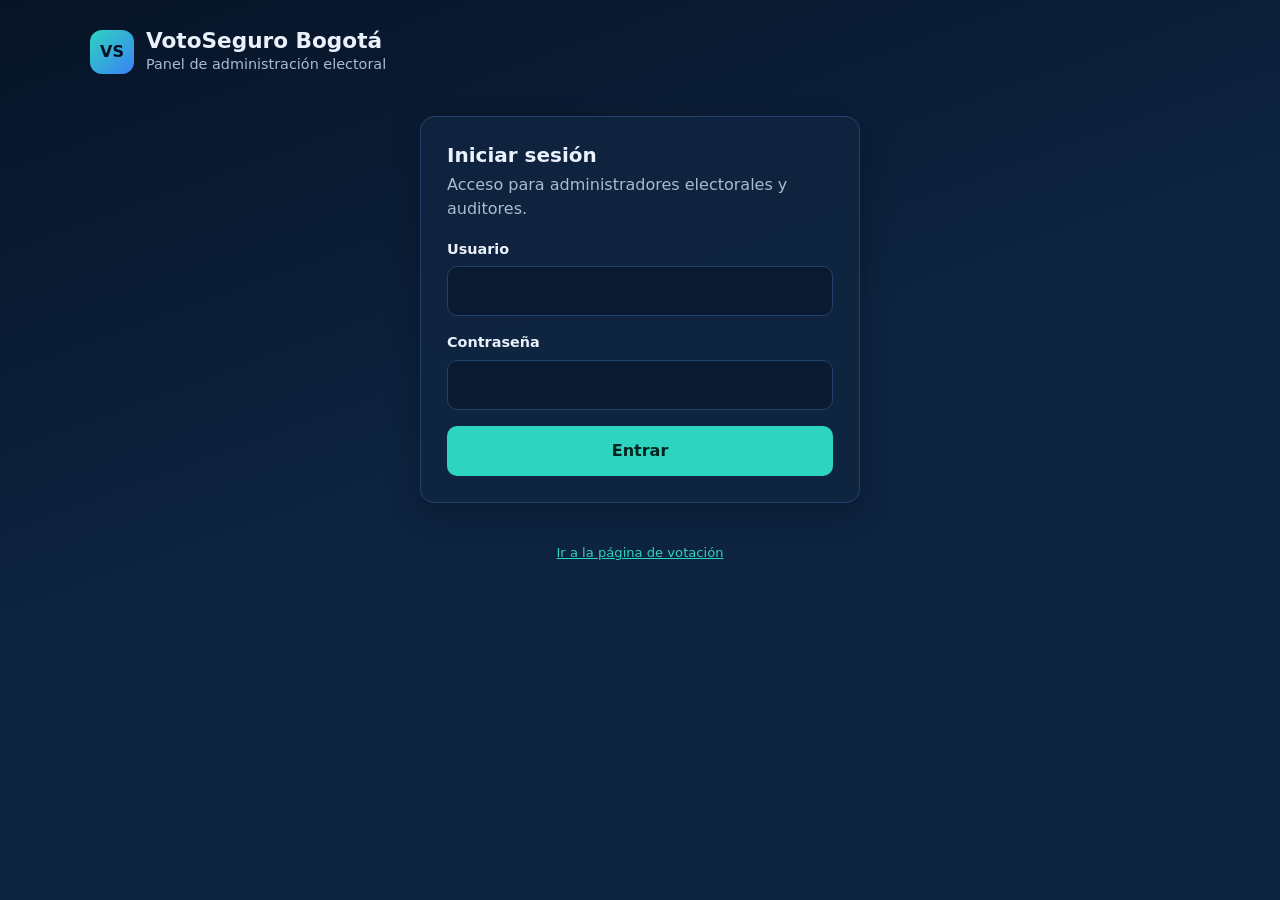
<file: frontend/admin.html>
<!DOCTYPE html>
<html lang="es">
<head>
  <meta charset="UTF-8">
  <meta name="viewport" content="width=device-width, initial-scale=1.0">
  <meta name="api-base" content="/api/v1">
  <title>VotoSeguro Bogotá — Administración</title>
  <link rel="icon" href="favicon.svg" type="image/svg+xml">
  <link rel="stylesheet" href="css/estilos.css">
  <script type="module" src="js/admin.js"></script>
</head>
<body>
<main class="contenedor">

  <header class="barra">
    <div class="marca">
      <div class="marca-logo" aria-hidden="true">VS</div>
      <div>
        <h1>VotoSeguro Bogotá</h1>
        <p>Panel de administración electoral</p>
      </div>
    </div>
    <div class="acciones oculto" id="sesion">
      <span class="insignia" id="usuarioActual"></span>
      <button class="btn btn-secundario btn-pequeno" id="btnSalir">Cerrar sesión</button>
    </div>
  </header>

  <!-- Login -->
  <section class="tarjeta login" id="vistaLogin">
    <h2>Iniciar sesión</h2>
    <p class="tenue">Acceso para administradores electorales y auditores.</p>
    <form id="formLogin" novalidate>
      <div class="campo">
        <label for="usuario">Usuario</label>
        <input id="usuario" type="text" autocomplete="username" maxlength="50" required>
      </div>
      <div class="campo">
        <label for="password">Contraseña</label>
        <input id="password" type="password" autocomplete="current-password" required>
      </div>
      <button class="btn btn-primario btn-bloque" type="submit">Entrar</button>
      <div class="mensaje" id="msgLogin" role="alert"></div>
    </form>
  </section>

  <!-- Panel -->
  <section class="oculto" id="vistaPanel">
    <nav class="pestanas" role="tablist">
      <button role="tab" data-pestana="elecciones" aria-selected="true">Elecciones</button>
      <button role="tab" data-pestana="padron" data-solo="admin">Padrón</button>
      <button role="tab" data-pestana="ledger">Ledger</button>
      <button role="tab" data-pestana="auditoria">Auditoría</button>
    </nav>

    <!-- Elecciones -->
    <div data-panel="elecciones">
      <div class="tarjeta">
        <div class="barra">
          <h2>Elecciones</h2>
          <button class="btn btn-primario btn-pequeno" id="btnNueva" data-solo="admin">+ Nueva elección</button>
        </div>
        <div class="tabla-scroll">
          <table>
            <thead><tr><th>Nombre</th><th>Estado</th><th>Inicio</th><th>Fin</th><th></th></tr></thead>
            <tbody id="tablaElecciones"></tbody>
          </table>
        </div>
        <div class="mensaje" id="msgElecciones" role="alert"></div>
      </div>

      <div class="tarjeta oculto" id="tarjetaNueva">
        <h2>Nueva elección</h2>
        <p class="tenue">Se crea en estado BORRADOR. Podrá revisar las opciones antes de abrirla.</p>
        <form id="formNueva" novalidate>
          <div class="campo">
            <label for="nNombre">Nombre</label>
            <input id="nNombre" type="text" maxlength="150" required>
          </div>
          <div class="fila">
            <div class="campo"><label for="nInicio">Inicio (hora local)</label><input id="nInicio" type="datetime-local" required></div>
            <div class="campo"><label for="nFin">Fin (hora local)</label><input id="nFin" type="datetime-local" required></div>
          </div>
          <div class="campo">
            <label for="nOpciones">Opciones — una por línea, formato <span class="mono">Nombre | descripción</span></label>
            <textarea id="nOpciones" placeholder="Lista 1 | Propuesta de la lista&#10;Lista 2&#10;Voto en blanco"></textarea>
          </div>
          <div class="acciones">
            <button class="btn btn-primario" type="submit">Crear</button>
            <button class="btn btn-secundario" type="button" id="btnCancelarNueva">Cancelar</button>
          </div>
          <div class="mensaje" id="msgNueva" role="alert"></div>
        </form>
      </div>

      <div class="tarjeta oculto" id="tarjetaDetalle">
        <div class="barra">
          <div>
            <h2 id="dNombre"></h2>
            <p class="tenue pequeno" id="dFechas"></p>
          </div>
          <span class="estado" id="dEstado"></span>
        </div>
        <div class="kpis">
          <div class="kpi"><b id="dVotos">0</b><span>votos registrados</span></div>
          <div class="kpi"><b id="dOpciones">0</b><span>opciones</span></div>
        </div>

        <div id="editorOpciones" class="oculto">
          <div class="campo">
            <label for="dOpcionesTexto">Opciones (una por línea: <span class="mono">Nombre | descripción</span>)</label>
            <textarea id="dOpcionesTexto"></textarea>
          </div>
        </div>
        <ul id="dListaOpciones" class="tenue"></ul>

        <div class="acciones separado" id="dAcciones"></div>
        <div class="mensaje" id="msgDetalle" role="alert"></div>

        <div id="dReporte" class="oculto separado">
          <h3>Resultados</h3>
          <div class="tabla-scroll">
            <table>
              <thead><tr><th>Opción</th><th>Votos</th><th>%</th><th></th></tr></thead>
              <tbody id="tablaResultados"></tbody>
            </table>
          </div>
        </div>
        <div id="dVerificacion" class="separado"></div>
      </div>
    </div>

    <!-- Padrón -->
    <div data-panel="padron" class="oculto">
      <div class="tarjeta">
        <h2>Padrón institucional</h2>
        <p class="tenue">Documento y correo se guardan cifrados. Solo se usan para verificar que la persona puede votar.</p>
        <div class="kpis">
          <div class="kpi"><b id="pTotal">—</b><span>votantes en el padrón</span></div>
          <div class="kpi"><b id="pAutorizados">—</b><span>autorizaron el tratamiento de datos</span></div>
        </div>
        <form id="formPadron" novalidate>
          <div class="campo">
            <label for="padronCsv">Cargar o actualizar — una fila por votante: <span class="mono">documento,correo</span></label>
            <textarea id="padronCsv" placeholder="UMB2026011,estudiante11@umb.edu.co&#10;UMB2026012,estudiante12@umb.edu.co"></textarea>
          </div>
          <button class="btn btn-primario" type="submit">Cargar padrón</button>
          <div class="mensaje" id="msgPadron" role="alert"></div>
        </form>
      </div>
      <div class="tarjeta">
        <h2>Supresión de datos (habeas data)</h2>
        <p class="tenue">Elimina documento, correo y códigos de un votante. Su voto, si existe, se conserva anónimo en el ledger.</p>
        <form id="formSuprimir" class="acciones" novalidate>
          <input id="docSuprimir" class="crece" type="text" placeholder="Documento institucional" maxlength="20">
          <button class="btn btn-peligro" type="submit">Suprimir datos</button>
        </form>
        <div class="mensaje" id="msgSuprimir" role="alert"></div>
      </div>
    </div>

    <!-- Ledger -->
    <div data-panel="ledger" class="oculto">
      <div class="tarjeta">
        <h2>Integridad del ledger</h2>
        <p class="tenue">Recorre la cadena de hashes y confirma que ningún voto cambió después de registrado.</p>
        <div class="acciones">
          <select id="lEleccion" class="crece"></select>
          <button class="btn btn-primario" id="btnVerificar">Verificar integridad</button>
          <button class="btn btn-secundario" id="btnCadena" data-solo="auditor">Ver cadena</button>
        </div>
        <div id="lResultado" class="separado"></div>
        <div class="tabla-scroll separado oculto" id="lCadena">
          <table>
            <thead><tr><th>#</th><th>Hash anterior</th><th>Hash actual</th><th>Fecha</th></tr></thead>
            <tbody id="tablaCadena"></tbody>
          </table>
        </div>
      </div>
    </div>

    <!-- Auditoría -->
    <div data-panel="auditoria" class="oculto">
      <div class="tarjeta">
        <div class="barra">
          <h2>Registro de auditoría</h2>
          <button class="btn btn-secundario btn-pequeno" id="btnRecargarAuditoria">Actualizar</button>
        </div>
        <div class="tabla-scroll">
          <table>
            <thead><tr><th>Fecha</th><th>Acción</th><th>Responsable</th><th>Detalle</th></tr></thead>
            <tbody id="tablaAuditoria"></tbody>
          </table>
        </div>
      </div>
    </div>
  </section>

  <p class="pie"><a href="index.html">Ir a la página de votación</a></p>
</main>
</body>
</html>
</file>
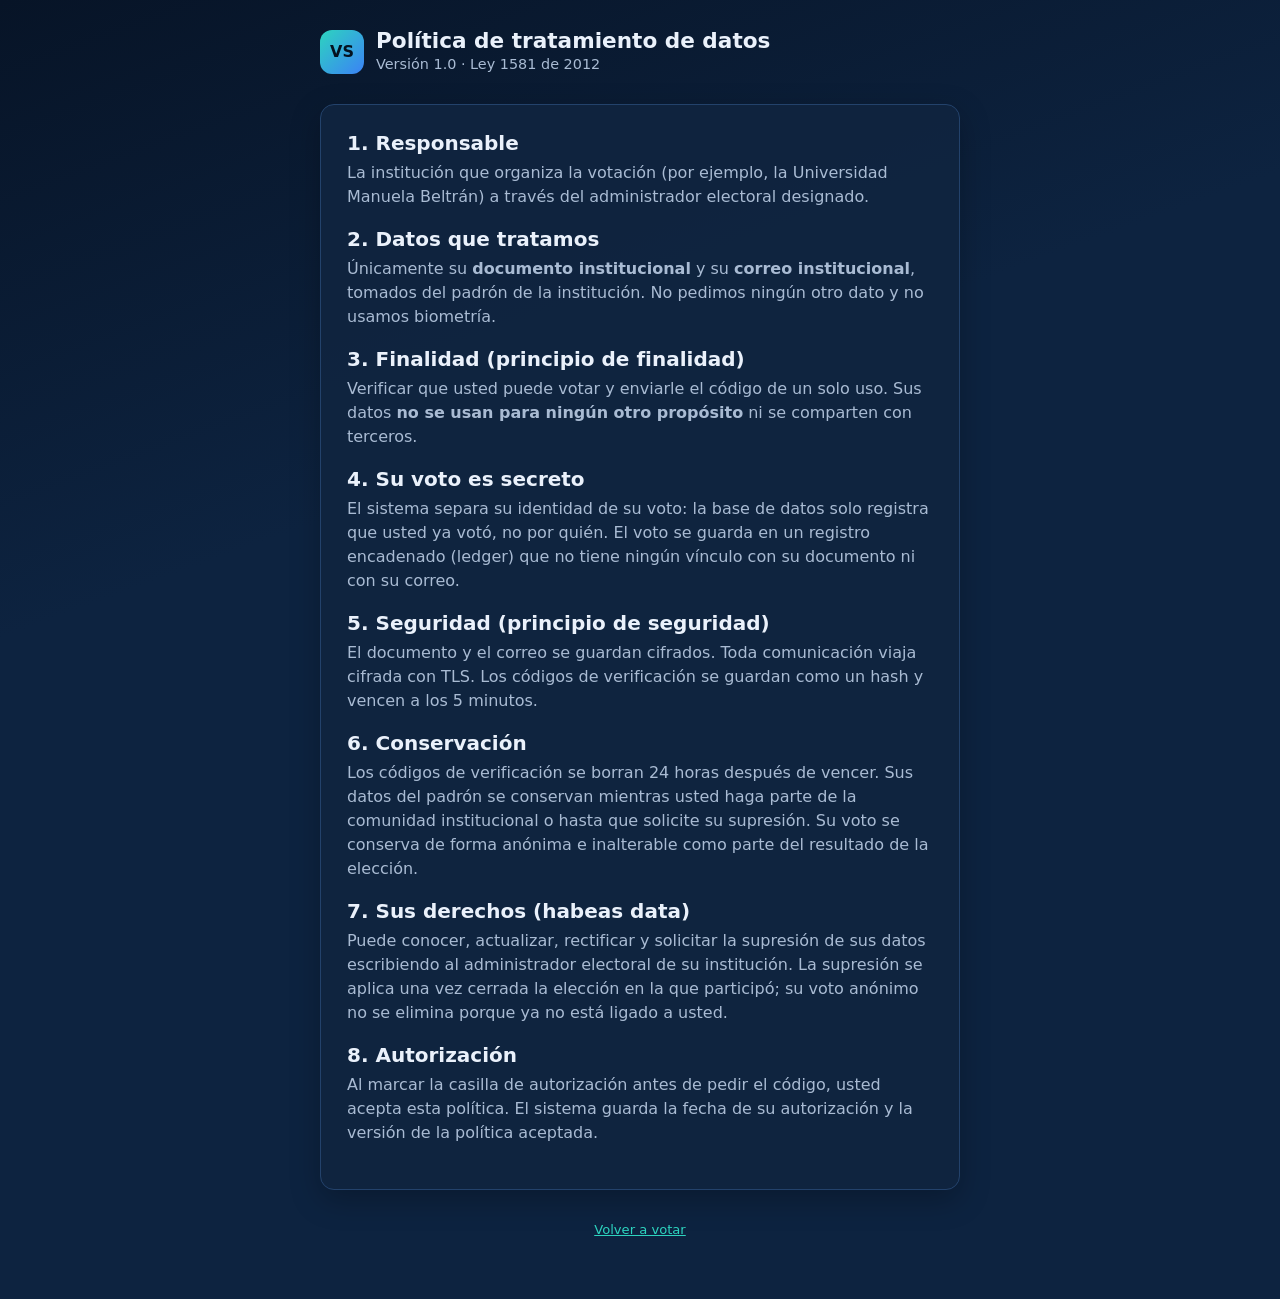
<file: frontend/politica-datos.html>
<!DOCTYPE html>
<html lang="es">
<head>
  <meta charset="UTF-8">
  <meta name="viewport" content="width=device-width, initial-scale=1.0">
  <title>Política de tratamiento de datos — VotoSeguro Bogotá</title>
  <link rel="icon" href="favicon.svg" type="image/svg+xml">
  <link rel="stylesheet" href="css/estilos.css">
</head>
<body>
<main class="contenedor angosto">
  <header class="barra">
    <div class="marca">
      <div class="marca-logo" aria-hidden="true">VS</div>
      <div><h1>Política de tratamiento de datos</h1><p>Versión 1.0 · Ley 1581 de 2012</p></div>
    </div>
  </header>

  <article class="tarjeta">
    <h2>1. Responsable</h2>
    <p class="tenue">La institución que organiza la votación (por ejemplo, la Universidad Manuela Beltrán)
      a través del administrador electoral designado.</p>

    <h2 class="separado">2. Datos que tratamos</h2>
    <p class="tenue">Únicamente su <strong>documento institucional</strong> y su <strong>correo institucional</strong>,
      tomados del padrón de la institución. No pedimos ningún otro dato y no usamos biometría.</p>

    <h2 class="separado">3. Finalidad (principio de finalidad)</h2>
    <p class="tenue">Verificar que usted puede votar y enviarle el código de un solo uso. Sus datos
      <strong>no se usan para ningún otro propósito</strong> ni se comparten con terceros.</p>

    <h2 class="separado">4. Su voto es secreto</h2>
    <p class="tenue">El sistema separa su identidad de su voto: la base de datos solo registra que
      usted ya votó, no por quién. El voto se guarda en un registro encadenado (ledger) que no tiene
      ningún vínculo con su documento ni con su correo.</p>

    <h2 class="separado">5. Seguridad (principio de seguridad)</h2>
    <p class="tenue">El documento y el correo se guardan cifrados. Toda comunicación viaja cifrada con TLS.
      Los códigos de verificación se guardan como un hash y vencen a los 5 minutos.</p>

    <h2 class="separado">6. Conservación</h2>
    <p class="tenue">Los códigos de verificación se borran 24 horas después de vencer. Sus datos del padrón
      se conservan mientras usted haga parte de la comunidad institucional o hasta que solicite su supresión.
      Su voto se conserva de forma anónima e inalterable como parte del resultado de la elección.</p>

    <h2 class="separado">7. Sus derechos (habeas data)</h2>
    <p class="tenue">Puede conocer, actualizar, rectificar y solicitar la supresión de sus datos escribiendo
      al administrador electoral de su institución. La supresión se aplica una vez cerrada la elección en la
      que participó; su voto anónimo no se elimina porque ya no está ligado a usted.</p>

    <h2 class="separado">8. Autorización</h2>
    <p class="tenue">Al marcar la casilla de autorización antes de pedir el código, usted acepta esta política.
      El sistema guarda la fecha de su autorización y la versión de la política aceptada.</p>
  </article>
  <p class="pie"><a href="index.html">Volver a votar</a></p>
</main>
</body>
</html>
</file>
<file: frontend/css/estilos.css>
/* VotoSeguro Bogotá — estilos compartidos (votante y panel de administración) */
:root {
  --fondo: #071427;
  --fondo-2: #0d2340;
  --tarjeta: #10243f;
  --tarjeta-2: #142d4f;
  --borde: #23426b;
  --texto: #eaf1fb;
  --texto-2: #a9bbd3;
  --acento: #2dd4bf;
  --acento-oscuro: #13a594;
  --azul: #3b82f6;
  --peligro: #f87171;
  --aviso: #fbbf24;
  --ok: #34d399;
  --radio: 14px;
  --sombra: 0 10px 30px rgba(0, 0, 0, .25);
  --mono: ui-monospace, SFMono-Regular, Menlo, Consolas, monospace;
}

* { box-sizing: border-box; margin: 0; padding: 0; }

html { background-color: var(--fondo); }
body {
  font-family: system-ui, -apple-system, "Segoe UI", Roboto, sans-serif;
  background: linear-gradient(160deg, var(--fondo), var(--fondo-2) 600px, var(--fondo-2));
  color: var(--texto);
  min-height: 100vh;
  line-height: 1.5;
}

a { color: var(--acento); }
h1, h2, h3 { line-height: 1.2; }
.oculto { display: none !important; }
.mono { font-family: var(--mono); font-size: .85rem; word-break: break-all; }
.tenue { color: var(--texto-2); }
.pequeno { font-size: .85rem; }

/* ---------- estructura */
.contenedor { width: min(1100px, 92%); margin: 0 auto; padding: 28px 0 60px; }
.contenedor.angosto { width: min(640px, 92%); }

.barra {
  display: flex; justify-content: space-between; align-items: center; gap: 16px;
  margin-bottom: 28px; flex-wrap: wrap;
}
.marca { display: flex; align-items: center; gap: 12px; }
.marca-logo {
  width: 44px; height: 44px; border-radius: 12px; display: grid; place-items: center;
  background: linear-gradient(135deg, var(--acento), var(--azul)); color: #04121f; font-weight: 800;
}
.marca h1 { font-size: 1.35rem; }
.marca p { color: var(--texto-2); font-size: .9rem; }

.insignia {
  display: inline-flex; align-items: center; gap: 8px; padding: 8px 14px;
  border-radius: 999px; background: rgba(255,255,255,.07); border: 1px solid var(--borde);
  font-size: .85rem; color: var(--texto-2);
}
.insignia::before { content: ""; width: 8px; height: 8px; border-radius: 50%; background: var(--acento); }
.insignia.error::before { background: var(--peligro); }

.tarjeta {
  background: rgba(16, 36, 63, .92); border: 1px solid var(--borde); border-radius: var(--radio);
  padding: 26px; box-shadow: var(--sombra);
}
.tarjeta + .tarjeta { margin-top: 18px; }
.tarjeta h2 { font-size: 1.25rem; margin-bottom: 6px; }
.tarjeta > p.tenue { margin-bottom: 18px; }

/* ---------- pasos del votante */
.pasos { display: flex; gap: 8px; margin-bottom: 18px; list-style: none; }
.pasos li {
  flex: 1; text-align: center; font-size: .8rem; color: var(--texto-2);
  padding-top: 10px; border-top: 3px solid var(--borde);
}
.pasos li.activo { color: var(--texto); border-color: var(--acento); font-weight: 600; }
.pasos li.hecho { color: var(--acento); border-color: var(--acento-oscuro); }

/* ---------- formularios */
.campo { display: flex; flex-direction: column; gap: 6px; margin-bottom: 16px; }
.campo label, .etiqueta { font-weight: 600; font-size: .9rem; }
.fila { display: grid; grid-template-columns: 1fr 1fr; gap: 14px; }

input[type=text], input[type=password], input[type=datetime-local], select, textarea {
  width: 100%; padding: 12px 14px; border-radius: 10px; border: 1px solid var(--borde);
  background: #0a1b31; color: var(--texto); font: inherit;
}
textarea { min-height: 120px; font-family: var(--mono); font-size: .85rem; }
input:focus, select:focus, textarea:focus, button:focus-visible {
  outline: 2px solid var(--acento); outline-offset: 2px;
}
.input-otp { font-family: var(--mono); font-size: 1.8rem; letter-spacing: .5em; text-align: center; }

.check { display: flex; gap: 10px; align-items: flex-start; font-size: .9rem; margin: 6px 0 18px; }
.check input { margin-top: 4px; width: 18px; height: 18px; accent-color: var(--acento); }

/* ---------- botones */
.btn {
  display: inline-flex; align-items: center; justify-content: center; gap: 8px;
  padding: 12px 20px; border-radius: 10px; border: 1px solid transparent;
  font: inherit; font-weight: 600; cursor: pointer; transition: transform .1s, background .2s;
}
.btn:active { transform: translateY(1px); }
.btn:disabled { opacity: .5; cursor: not-allowed; }
.btn-primario { background: var(--acento); color: #03241f; }
.btn-primario:hover:not(:disabled) { background: #5eead4; }
.btn-secundario { background: transparent; color: var(--texto); border-color: var(--borde); }
.btn-secundario:hover:not(:disabled) { background: rgba(255,255,255,.06); }
.btn-peligro { background: transparent; color: var(--peligro); border-color: rgba(248,113,113,.5); }
.btn-peligro:hover:not(:disabled) { background: rgba(248,113,113,.12); }
.btn-bloque { width: 100%; }
.btn-pequeno { padding: 7px 12px; font-size: .85rem; }
.acciones { display: flex; gap: 10px; flex-wrap: wrap; margin-top: 8px; }
.acciones.centro { justify-content: center; }
.crece { flex: 1; min-width: 220px; }
.separado { margin-top: 16px; }

/* ---------- mensajes */
.mensaje { padding: 12px 14px; border-radius: 10px; margin-top: 14px; font-size: .92rem; }
.mensaje:empty { display: none; }
.mensaje.error { background: rgba(248,113,113,.12); border: 1px solid rgba(248,113,113,.4); color: #fecaca; }
.mensaje.ok { background: rgba(52,211,153,.12); border: 1px solid rgba(52,211,153,.4); color: #bbf7d0; }
.mensaje.info { background: rgba(59,130,246,.12); border: 1px solid rgba(59,130,246,.4); color: #bfdbfe; }

/* ---------- opciones de voto */
.opciones { display: grid; grid-template-columns: repeat(auto-fill, minmax(230px, 1fr)); gap: 12px; margin: 10px 0 18px; }
.opcion {
  text-align: left; padding: 16px; border-radius: 12px; cursor: pointer;
  background: var(--tarjeta-2); border: 2px solid var(--borde); color: var(--texto); font: inherit;
}
.opcion:hover { border-color: var(--azul); }
.opcion[aria-pressed="true"] { border-color: var(--acento); background: rgba(45,212,191,.1); }
.opcion strong { display: block; margin-bottom: 4px; }
.opcion span { color: var(--texto-2); font-size: .88rem; }

.temporizador { display: flex; justify-content: space-between; font-size: .85rem; color: var(--texto-2); }
.barra-tiempo { height: 6px; background: var(--borde); border-radius: 99px; overflow: hidden; margin: 6px 0 18px; }
.barra-tiempo div { height: 100%; background: var(--acento); width: 100%; transition: width 1s linear; }

/* ---------- comprobante */
.comprobante { text-align: center; }
.comprobante .icono {
  width: 64px; height: 64px; border-radius: 50%; margin: 0 auto 14px; display: grid; place-items: center;
  background: rgba(52,211,153,.15); color: var(--ok); font-size: 2rem;
}
.datos { text-align: left; background: #0a1b31; border-radius: 10px; padding: 14px; margin: 18px 0; }
.datos dt { font-size: .8rem; color: var(--texto-2); margin-top: 10px; }
.datos dt:first-child { margin-top: 0; }

/* ---------- modal */
.modal { position: fixed; inset: 0; background: rgba(2,8,18,.75); display: grid; place-items: center; padding: 20px; z-index: 10; }
.modal .tarjeta { max-width: 460px; width: 100%; }

/* ---------- panel de administración */
.pestanas { display: flex; gap: 6px; flex-wrap: wrap; margin-bottom: 18px; border-bottom: 1px solid var(--borde); }
.pestanas button {
  background: none; border: 0; color: var(--texto-2); font: inherit; font-weight: 600;
  padding: 10px 16px; cursor: pointer; border-bottom: 3px solid transparent;
}
.pestanas button[aria-selected="true"] { color: var(--texto); border-color: var(--acento); }

table { width: 100%; border-collapse: collapse; font-size: .9rem; }
th, td { text-align: left; padding: 10px 8px; border-bottom: 1px solid var(--borde); vertical-align: top; }
th { color: var(--texto-2); font-weight: 600; font-size: .8rem; text-transform: uppercase; letter-spacing: .04em; }
.tabla-scroll { overflow-x: auto; }

.estado { display: inline-block; padding: 3px 10px; border-radius: 99px; font-size: .75rem; font-weight: 700; }
.estado-BORRADOR { background: rgba(251,191,36,.15); color: var(--aviso); }
.estado-ABIERTA { background: rgba(52,211,153,.15); color: var(--ok); }
.estado-CERRADA { background: rgba(169,187,211,.15); color: var(--texto-2); }

.barra-resultado { height: 10px; background: var(--borde); border-radius: 99px; overflow: hidden; min-width: 120px; }
.barra-resultado div { height: 100%; background: var(--azul); }

.lista-opciones .fila-opcion { display: grid; grid-template-columns: 1fr 1.4fr auto; gap: 8px; margin-bottom: 8px; }

.kpis { display: grid; grid-template-columns: repeat(auto-fit, minmax(160px, 1fr)); gap: 12px; margin-bottom: 16px; }
.kpi { background: var(--tarjeta-2); border: 1px solid var(--borde); border-radius: 12px; padding: 14px; }
.kpi b { display: block; font-size: 1.6rem; }
.kpi span { color: var(--texto-2); font-size: .82rem; }

.pie { margin-top: 30px; text-align: center; color: var(--texto-2); font-size: .82rem; }

@media (max-width: 640px) {
  .fila, .lista-opciones .fila-opcion { grid-template-columns: 1fr; }
  .tarjeta { padding: 20px; }
}

.login { max-width: 440px; margin: 40px auto; }
.lista-verificacion { list-style: none; margin-top: 10px; font-size: .9rem; }
.lista-verificacion li { padding: 4px 0; color: var(--texto-2); }
#dListaOpciones { margin: 6px 0 0 18px; }
</file>
